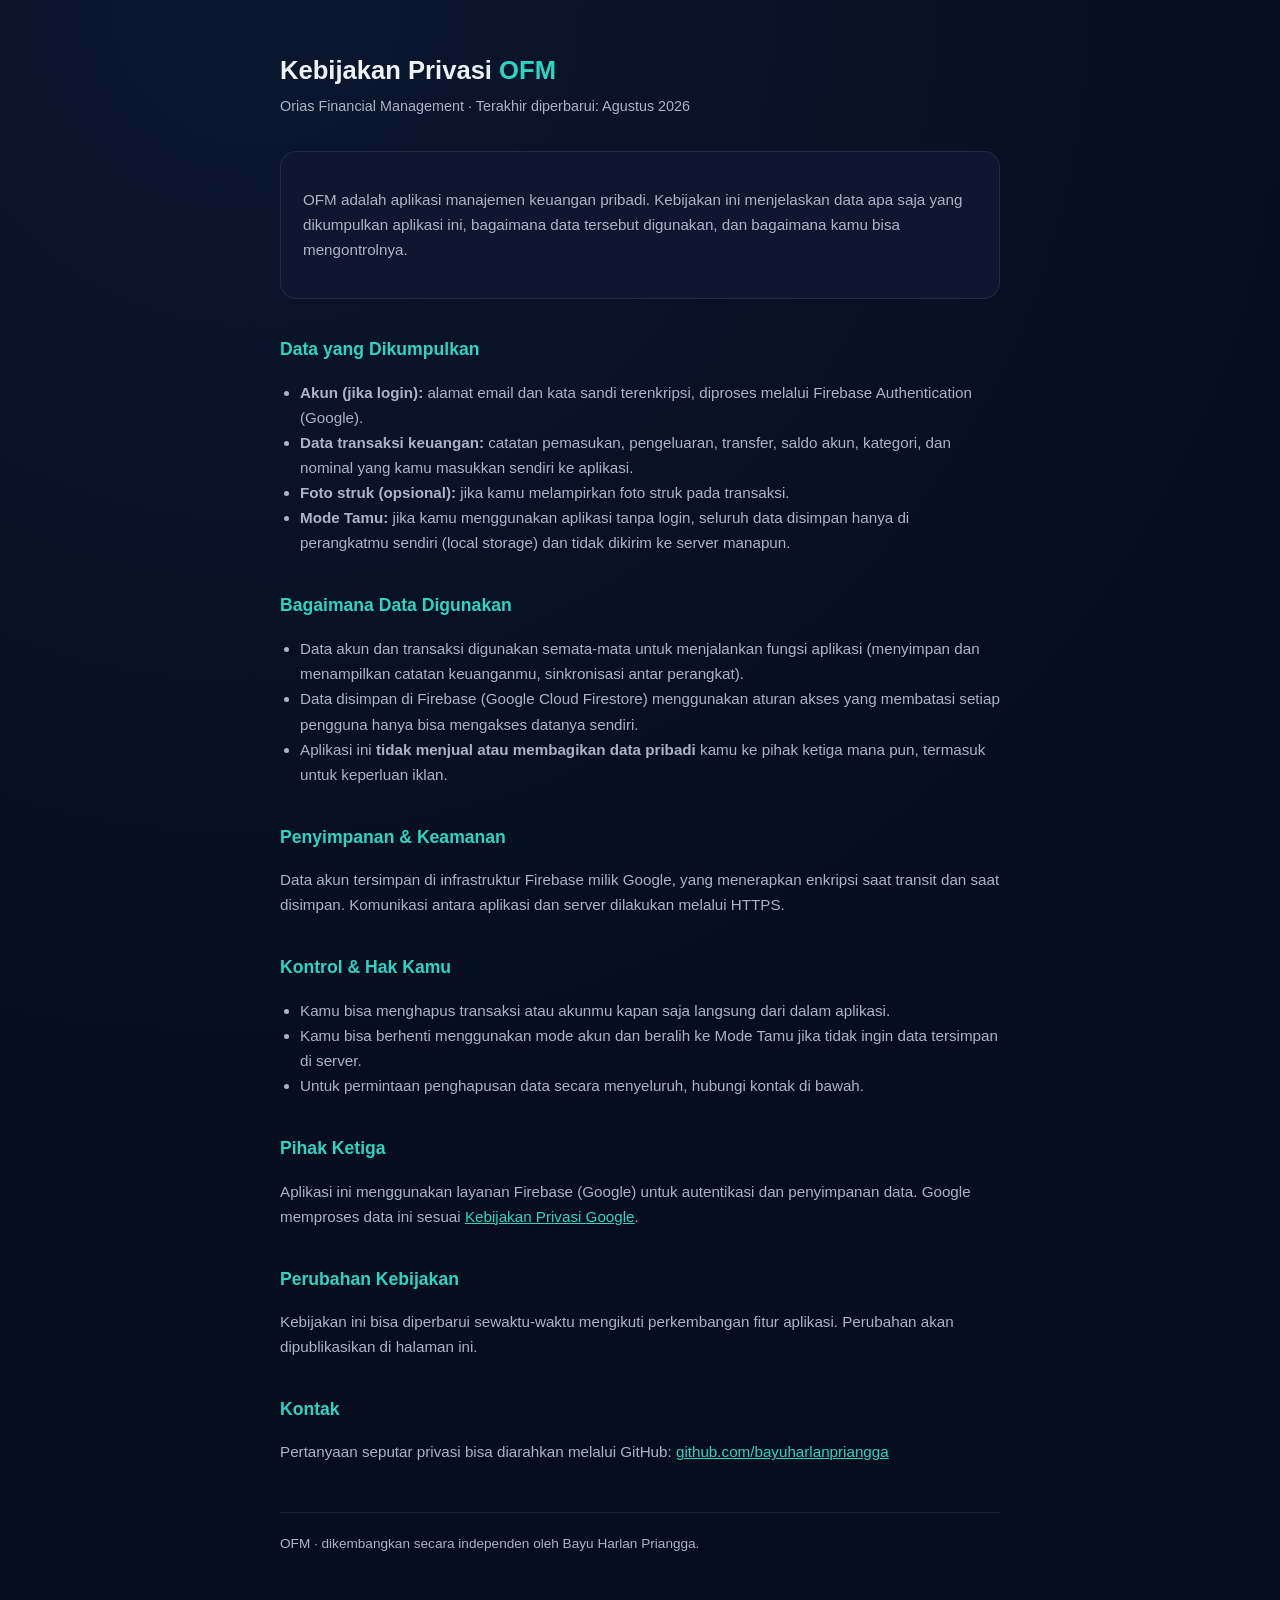
<file: privacy.html>
<!DOCTYPE html>
<html lang="id">
<head>
<meta charset="UTF-8">
<meta name="viewport" content="width=device-width, initial-scale=1.0">
<title>Kebijakan Privasi — OFM (Orias Financial Management)</title>
<style>
  :root{
    --bg:#050d1f; --card:#0d1830; --border:rgba(255,255,255,0.08);
    --txt:#eef2f8; --txt2:#a9b4c9; --teal:#2dd4bf; --red:#f87171;
  }
  *{box-sizing:border-box;}
  body{
    margin:0; background:radial-gradient(circle at 20% 0%, #0b1730 0%, var(--bg) 55%);
    color:var(--txt); font-family:-apple-system,BlinkMacSystemFont,"Segoe UI",Roboto,Arial,sans-serif;
    line-height:1.65; padding:32px 18px 80px;
  }
  .wrap{max-width:720px; margin:0 auto;}
  h1{font-size:1.6rem; margin-bottom:4px;}
  .sub{color:var(--txt2); font-size:0.9rem; margin-bottom:32px;}
  h2{font-size:1.1rem; margin-top:36px; color:var(--teal); display:flex; align-items:center; gap:8px;}
  p, li{color:var(--txt2); font-size:0.95rem;}
  ul{padding-left:20px;}
  .card{
    background:var(--card); border:1px solid var(--border); border-radius:16px;
    padding:20px 22px; margin-top:14px;
  }
  a{color:var(--teal);}
  .foot{margin-top:48px; padding-top:20px; border-top:1px solid var(--border); font-size:0.85rem; color:var(--txt2);}
</style>
</head>
<body>
<div class="wrap">
  <h1>Kebijakan Privasi <span style="color:var(--teal)">OFM</span></h1>
  <div class="sub">Orias Financial Management &middot; Terakhir diperbarui: Agustus 2026</div>

  <div class="card">
    <p>OFM adalah aplikasi manajemen keuangan pribadi. Kebijakan ini menjelaskan data apa saja yang dikumpulkan aplikasi ini, bagaimana data tersebut digunakan, dan bagaimana kamu bisa mengontrolnya.</p>
  </div>

  <h2>Data yang Dikumpulkan</h2>
  <ul>
    <li><strong>Akun (jika login):</strong> alamat email dan kata sandi terenkripsi, diproses melalui Firebase Authentication (Google).</li>
    <li><strong>Data transaksi keuangan:</strong> catatan pemasukan, pengeluaran, transfer, saldo akun, kategori, dan nominal yang kamu masukkan sendiri ke aplikasi.</li>
    <li><strong>Foto struk (opsional):</strong> jika kamu melampirkan foto struk pada transaksi.</li>
    <li><strong>Mode Tamu:</strong> jika kamu menggunakan aplikasi tanpa login, seluruh data disimpan hanya di perangkatmu sendiri (local storage) dan tidak dikirim ke server manapun.</li>
  </ul>

  <h2>Bagaimana Data Digunakan</h2>
  <ul>
    <li>Data akun dan transaksi digunakan semata-mata untuk menjalankan fungsi aplikasi (menyimpan dan menampilkan catatan keuanganmu, sinkronisasi antar perangkat).</li>
    <li>Data disimpan di Firebase (Google Cloud Firestore) menggunakan aturan akses yang membatasi setiap pengguna hanya bisa mengakses datanya sendiri.</li>
    <li>Aplikasi ini <strong>tidak menjual atau membagikan data pribadi</strong> kamu ke pihak ketiga mana pun, termasuk untuk keperluan iklan.</li>
  </ul>

  <h2>Penyimpanan &amp; Keamanan</h2>
  <p>Data akun tersimpan di infrastruktur Firebase milik Google, yang menerapkan enkripsi saat transit dan saat disimpan. Komunikasi antara aplikasi dan server dilakukan melalui HTTPS.</p>

  <h2>Kontrol &amp; Hak Kamu</h2>
  <ul>
    <li>Kamu bisa menghapus transaksi atau akunmu kapan saja langsung dari dalam aplikasi.</li>
    <li>Kamu bisa berhenti menggunakan mode akun dan beralih ke Mode Tamu jika tidak ingin data tersimpan di server.</li>
    <li>Untuk permintaan penghapusan data secara menyeluruh, hubungi kontak di bawah.</li>
  </ul>

  <h2>Pihak Ketiga</h2>
  <p>Aplikasi ini menggunakan layanan Firebase (Google) untuk autentikasi dan penyimpanan data. Google memproses data ini sesuai <a href="https://policies.google.com/privacy" target="_blank" rel="noopener">Kebijakan Privasi Google</a>.</p>

  <h2>Perubahan Kebijakan</h2>
  <p>Kebijakan ini bisa diperbarui sewaktu-waktu mengikuti perkembangan fitur aplikasi. Perubahan akan dipublikasikan di halaman ini.</p>

  <h2>Kontak</h2>
  <p>Pertanyaan seputar privasi bisa diarahkan melalui GitHub: <a href="https://github.com/bayuharlanpriangga" target="_blank" rel="noopener">github.com/bayuharlanpriangga</a></p>

  <div class="foot">OFM &middot; dikembangkan secara independen oleh Bayu Harlan Priangga.</div>
</div>
</body>
</html>
</file>
